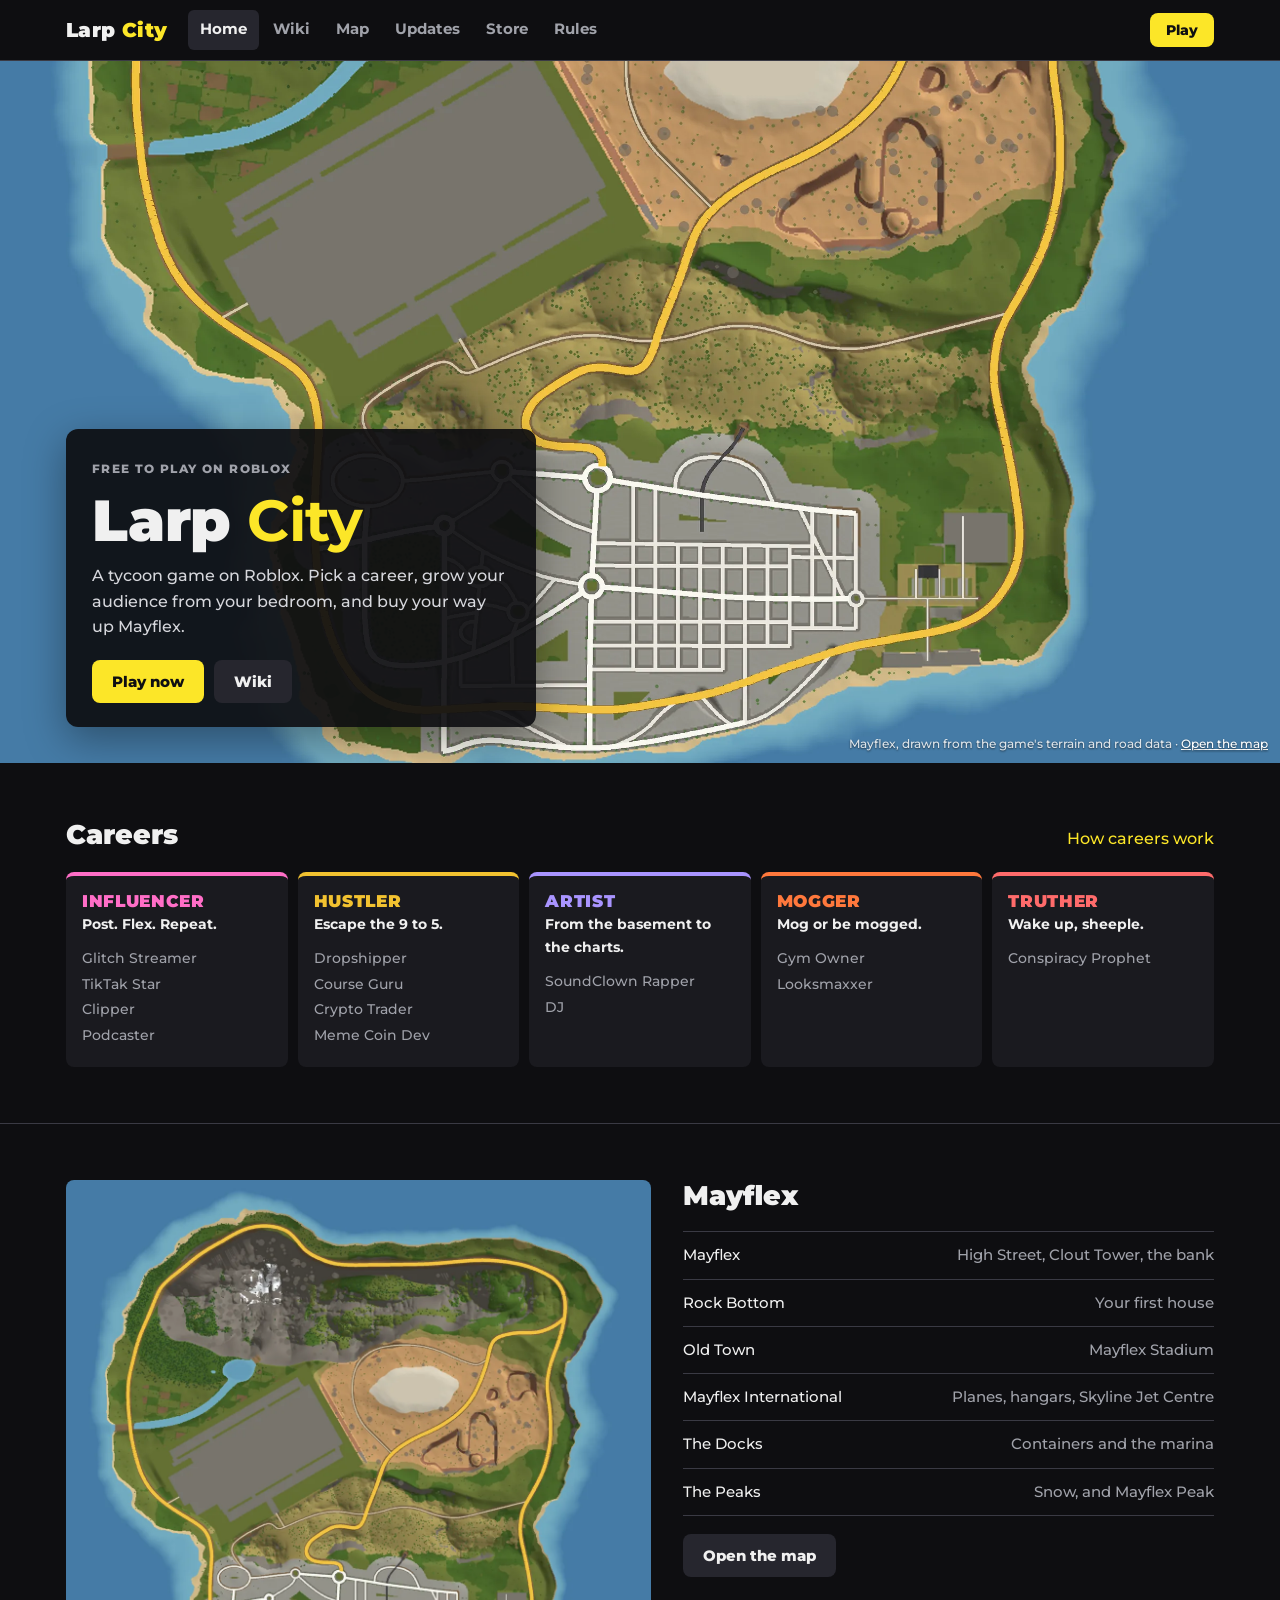
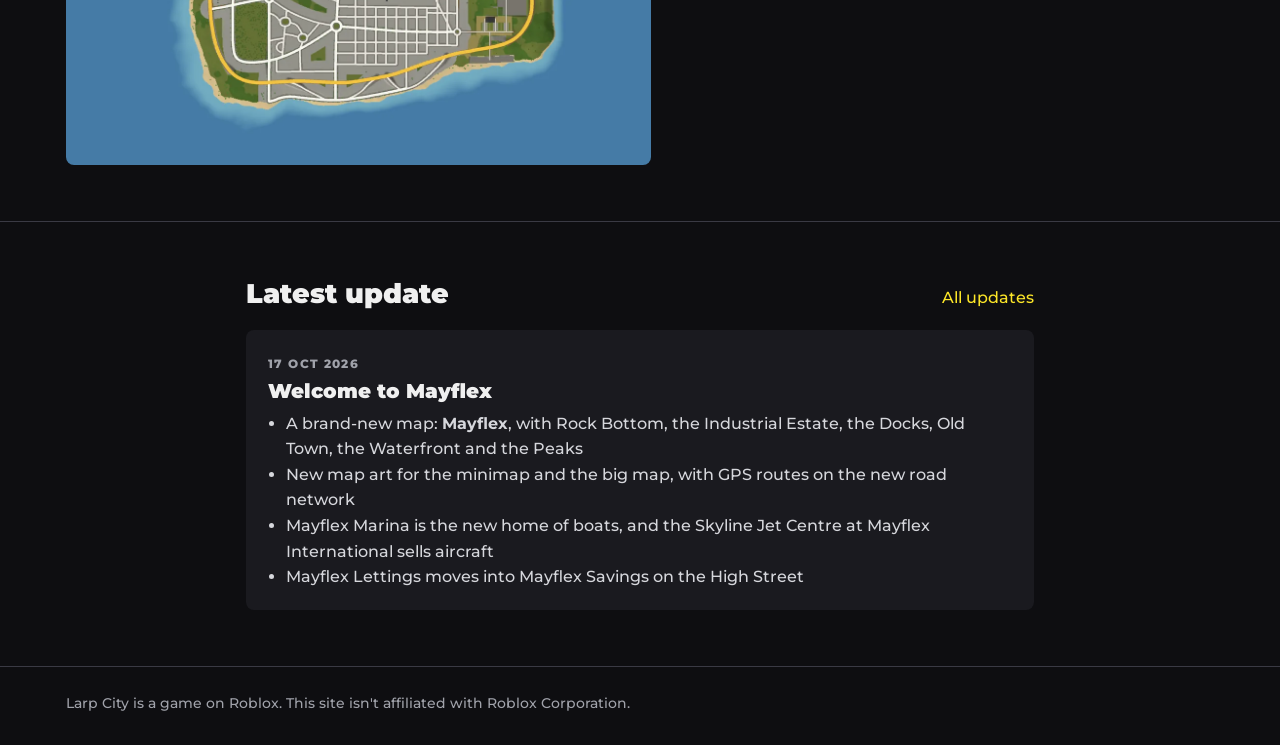
<file: index.html>
<!doctype html>
<html lang="en">
<head>
  <meta charset="utf-8" />
  <meta name="viewport" content="width=device-width, initial-scale=1" />
  <meta name="theme-color" content="#0e0e11" />
  <title>Larp City</title>
  <meta name="description" content="Larp City is a free tycoon game on Roblox set on the island of Mayflex. Wiki, map, updates and rules." />
  <meta property="og:title" content="Larp City" />
  <meta property="og:description" content="Larp City is a free tycoon game on Roblox set on the island of Mayflex. Wiki, map, updates and rules." />
  <meta property="og:image" content="assets/img/mayflex-1200.webp" />
  <link rel="icon" href="assets/img/favicon.svg" type="image/svg+xml" />
  <link rel="preconnect" href="https://fonts.googleapis.com" />
  <link rel="preconnect" href="https://fonts.gstatic.com" crossorigin />
  <link href="https://fonts.googleapis.com/css2?family=Montserrat:wght@500;600;700;800;900&display=swap" rel="stylesheet" />
  <link rel="stylesheet" href="assets/css/style.css" />
</head>
<body data-page="index">
  <main>
    <section class="hero">
      <img class="hero-map" src="assets/img/mayflex-2400.webp" srcset="assets/img/mayflex-1200.webp 1200w, assets/img/mayflex-2400.webp 2400w" sizes="100vw" alt="Map of Mayflex, the island Larp City is set on" />
      <div class="container hero-inner">
        <div class="hero-card">
          <span class="label">Free to play on Roblox</span>
          <h1>Larp <b>City</b></h1>
          <p id="intro"></p>
          <div class="hero-actions">
            <a class="btn btn-play" data-play href="#" target="_blank" rel="noopener">Play now</a>
            <a class="btn btn-discord" id="discord-btn" href="#" target="_blank" rel="noopener">Discord</a>
            <a class="btn" href="wiki.html">Wiki</a>
          </div>
        </div>
      </div>
      <span class="map-credit">Mayflex, drawn from the game's terrain and road data · <a href="map.html">Open the map</a></span>
    </section>

    <section class="section">
      <div class="container">
        <div class="section-title">
          <h2>Careers</h2>
          <a href="wiki.html#careers-overview">How careers work</a>
        </div>
        <div class="careers" id="careers"></div>
      </div>
    </section>

    <section class="section">
      <div class="container split">
        <a class="island-map" href="map.html"><img src="assets/img/mayflex-1200.webp" alt="Map of Mayflex" loading="lazy" /></a>
        <div>
          <div class="section-title"><h2>Mayflex</h2></div>
          <ul class="places">
            <li><span>Mayflex</span><span>High Street, Clout Tower, the bank</span></li>
            <li><span>Rock Bottom</span><span>Your first house</span></li>
            <li><span>Old Town</span><span>Mayflex Stadium</span></li>
            <li><span>Mayflex International</span><span>Planes, hangars, Skyline Jet Centre</span></li>
            <li><span>The Docks</span><span>Containers and the marina</span></li>
            <li><span>The Peaks</span><span>Snow, and Mayflex Peak</span></li>
          </ul>
          <a class="btn" href="map.html">Open the map</a>
        </div>
      </div>
    </section>

    <section class="section">
      <div class="container narrow">
        <div class="section-title">
          <h2>Latest update</h2>
          <a href="updates.html">All updates</a>
        </div>
        <div id="latest"></div>
      </div>
    </section>
  </main>
  <script src="assets/js/config.js"></script>
  <script src="assets/js/data/wiki.js"></script>
  <script src="assets/js/data/updates.js"></script>
  <script src="assets/js/main.js"></script>
</body>
</html>
</file>
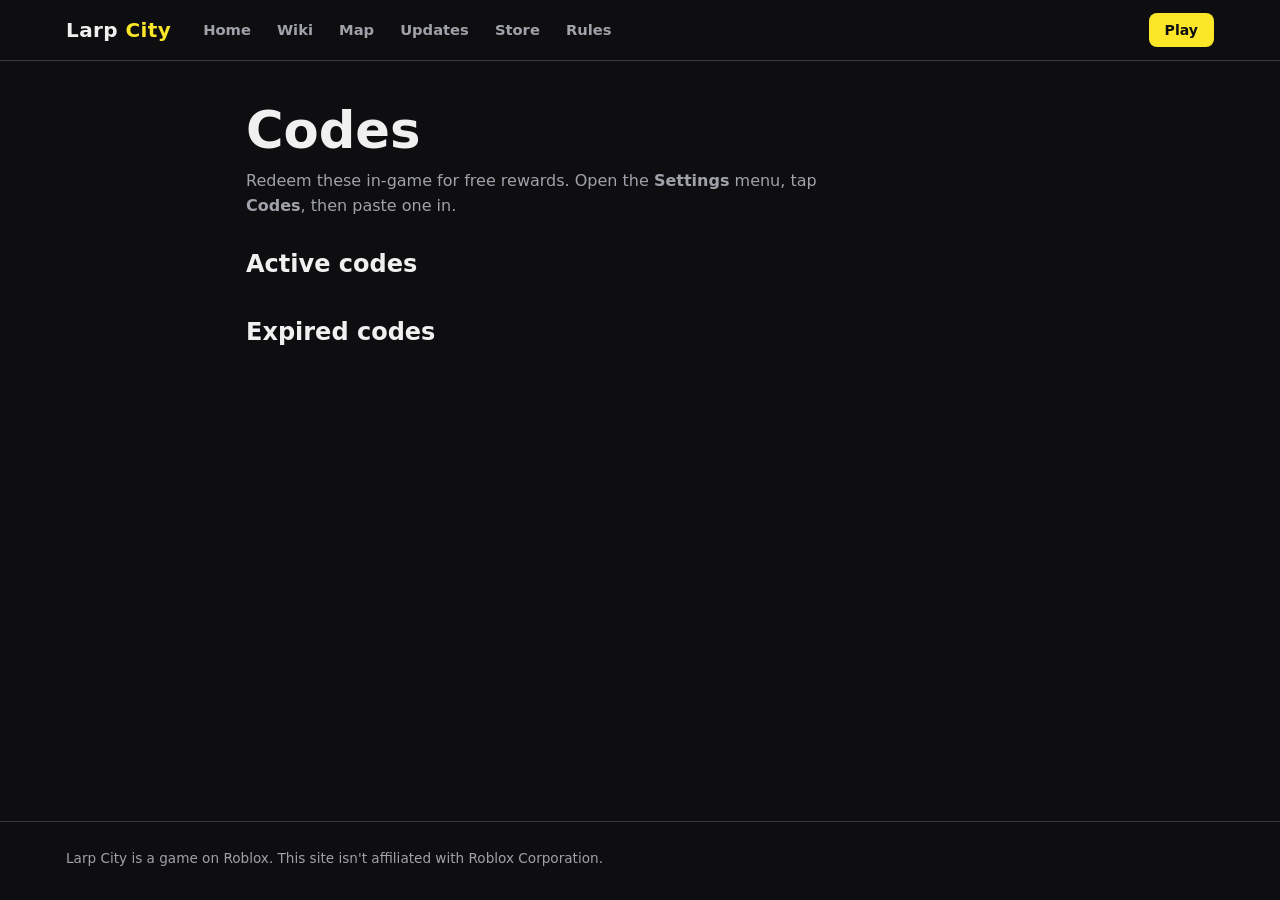
<file: codes.html>
<!doctype html>
<html lang="en">
<head>
  <meta charset="utf-8" />
  <meta name="viewport" content="width=device-width, initial-scale=1" />
  <title>Codes · Larp City</title>
  <meta name="description" content="Active Larp City codes for free cash and rewards." />
  <link rel="icon" href="assets/img/favicon.svg" type="image/svg+xml" />
  <link rel="preconnect" href="https://fonts.googleapis.com" />
  <link rel="preconnect" href="https://fonts.gstatic.com" crossorigin />
  <link href="https://fonts.googleapis.com/css2?family=Bebas+Neue&family=Inter:wght@400;600;700;800&display=swap" rel="stylesheet" />
  <link rel="stylesheet" href="assets/css/style.css" />
</head>
<body data-page="codes">
  <main>
    <section class="page-head">
      <div class="container narrow">
        <h1>Codes</h1>
        <p class="muted">Redeem these in-game for free rewards. Open the <strong>Settings</strong> menu, tap <strong>Codes</strong>, then paste one in.</p>
      </div>
    </section>
    <div class="container narrow page-body">
      <h2>Active codes</h2>
      <div id="codes-active"></div>
      <h2 style="margin-top:2.5rem">Expired codes</h2>
      <div id="codes-expired"></div>
    </div>
  </main>
  <script src="assets/js/config.js"></script>
  <script src="assets/js/data/wiki.js"></script>
  <script src="assets/js/data/updates.js"></script>
  <script src="assets/js/main.js"></script>
</body>
</html>
</file>
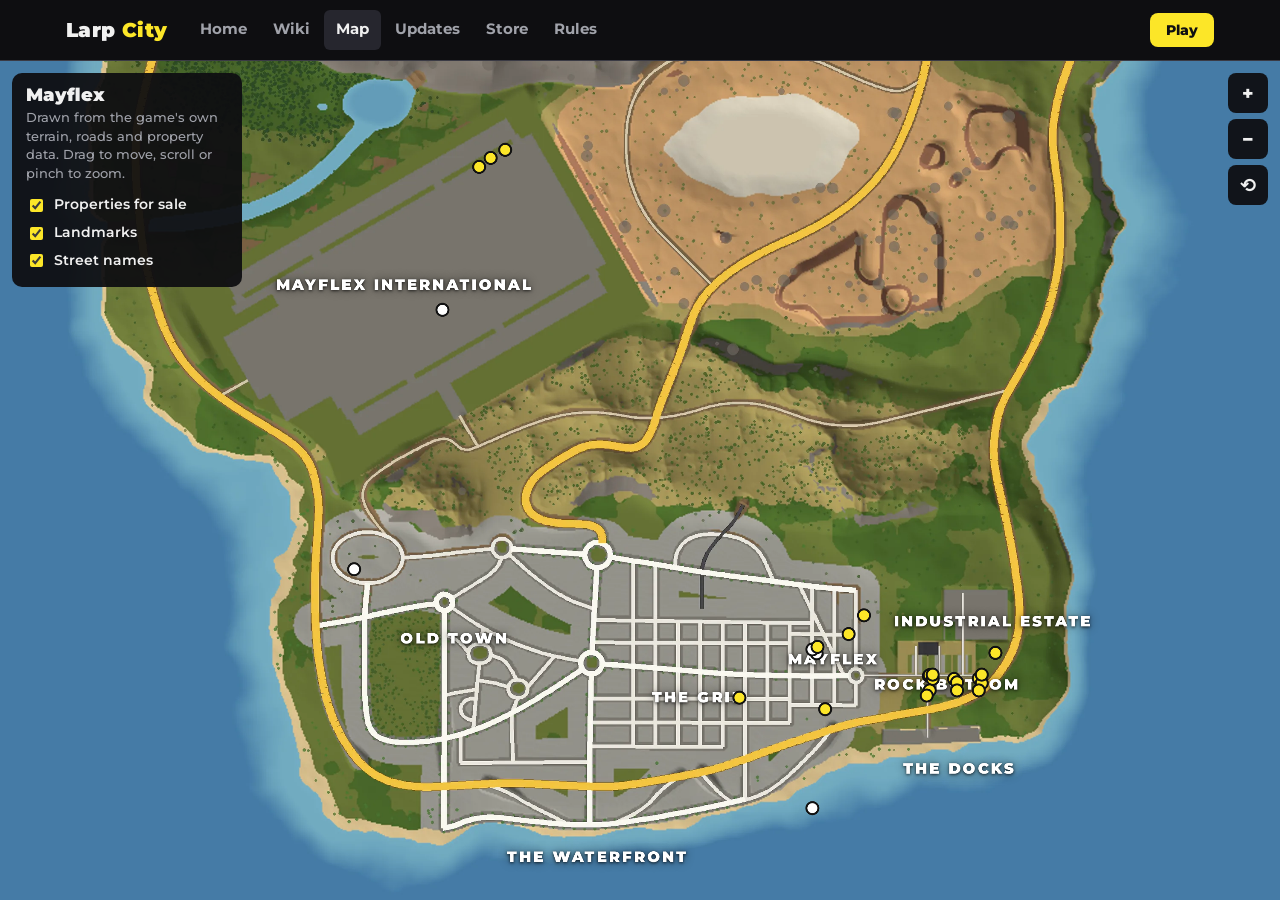
<file: map.html>
<!doctype html>
<html lang="en">
<head>
  <meta charset="utf-8" />
  <meta name="viewport" content="width=device-width, initial-scale=1" />
  <meta name="theme-color" content="#0e0e11" />
  <title>Map · Larp City</title>
  <meta name="description" content="An interactive map of Mayflex with every property, landmark and street in Larp City." />
  <meta property="og:title" content="Map · Larp City" />
  <meta property="og:description" content="An interactive map of Mayflex with every property, landmark and street in Larp City." />
  <meta property="og:image" content="assets/img/mayflex-1200.webp" />
  <link rel="icon" href="assets/img/favicon.svg" type="image/svg+xml" />
  <link rel="preconnect" href="https://fonts.googleapis.com" />
  <link rel="preconnect" href="https://fonts.gstatic.com" crossorigin />
  <link href="https://fonts.googleapis.com/css2?family=Montserrat:wght@500;600;700;800;900&display=swap" rel="stylesheet" />
  <link rel="stylesheet" href="assets/css/style.css" />
</head>
<body data-page="map" class="map-body">
  <main class="map-page">
    <div class="map-view show-streets" id="map-view">
      <div class="map-world" id="map-world">
        <img id="map-img" src="assets/img/mayflex-3000.webp" alt="Map of Mayflex" draggable="false" />
      </div>
      <div class="map-ui">
        <div class="map-panel">
          <h1>Mayflex</h1>
          <p>Drawn from the game's own terrain, roads and property data. Drag to move, scroll or pinch to zoom.</p>
          <label><input type="checkbox" id="t-props" checked /> Properties for sale</label>
          <label><input type="checkbox" id="t-land" checked /> Landmarks</label>
          <label><input type="checkbox" id="t-streets" checked /> Street names</label>
        </div>
      </div>
      <div class="zoom-btns">
        <button id="zoom-in" aria-label="Zoom in">+</button>
        <button id="zoom-out" aria-label="Zoom out">−</button>
        <button id="zoom-reset" aria-label="Reset view">⟲</button>
      </div>
      <div class="place-card" id="place-card"></div>
    </div>
  </main>
  <script src="assets/js/config.js"></script>
  <script src="assets/js/data/wiki.js"></script>
  <script src="assets/js/data/updates.js"></script>
  <script src="assets/js/data/map.js"></script>
  <script src="assets/js/main.js"></script>
</body>
</html>
</file>
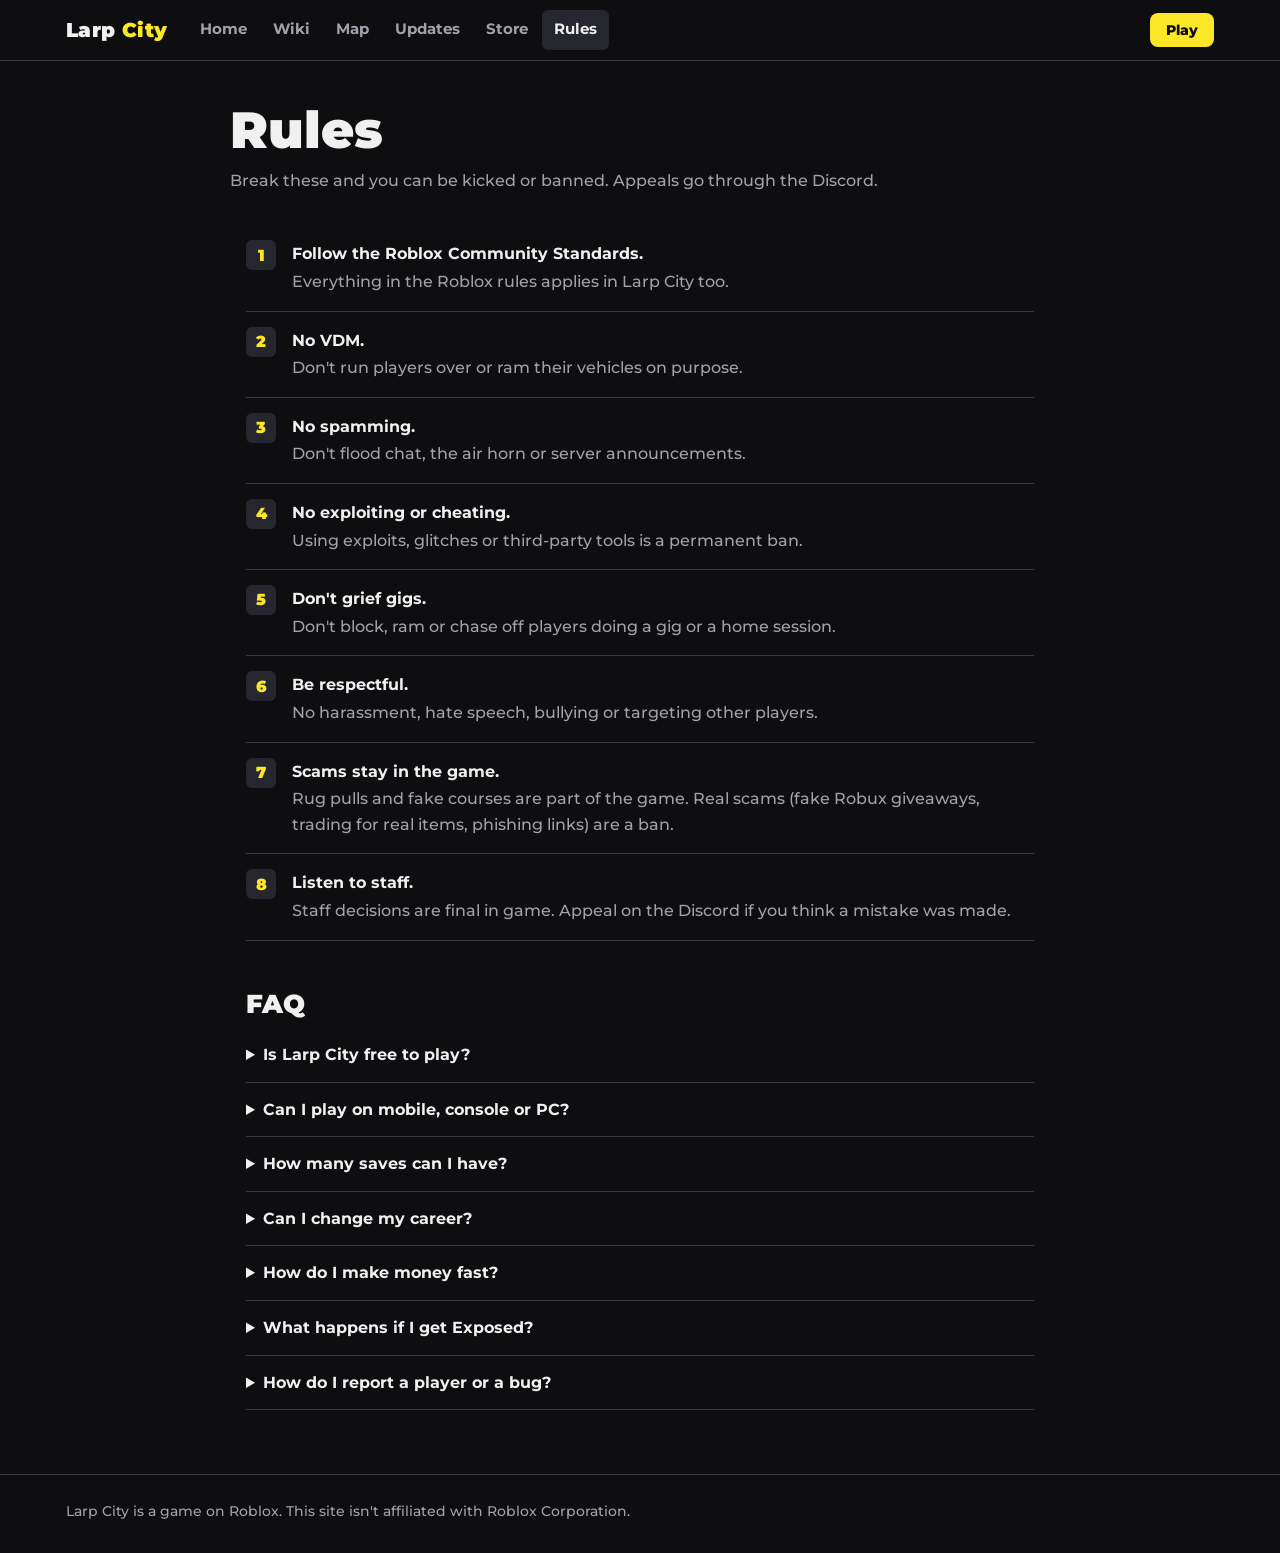
<file: rules.html>
<!doctype html>
<html lang="en">
<head>
  <meta charset="utf-8" />
  <meta name="viewport" content="width=device-width, initial-scale=1" />
  <meta name="theme-color" content="#0e0e11" />
  <title>Rules · Larp City</title>
  <meta name="description" content="Larp City server rules and FAQ." />
  <meta property="og:title" content="Rules · Larp City" />
  <meta property="og:description" content="Larp City server rules and FAQ." />
  <meta property="og:image" content="assets/img/mayflex-1200.webp" />
  <link rel="icon" href="assets/img/favicon.svg" type="image/svg+xml" />
  <link rel="preconnect" href="https://fonts.googleapis.com" />
  <link rel="preconnect" href="https://fonts.gstatic.com" crossorigin />
  <link href="https://fonts.googleapis.com/css2?family=Montserrat:wght@500;600;700;800;900&display=swap" rel="stylesheet" />
  <link rel="stylesheet" href="assets/css/style.css" />
</head>
<body data-page="rules">
  <main>
    <section class="container narrow page-head">
      <h1>Rules</h1>
      <p>Break these and you can be kicked or banned. Appeals go through the Discord.</p>
    </section>
    <div class="container narrow page-body">
      <ol class="rules-list">
          <li><strong>Follow the Roblox Community Standards.</strong><p>Everything in the Roblox rules applies in Larp City too.</p></li>
          <li><strong>No VDM.</strong><p>Don't run players over or ram their vehicles on purpose.</p></li>
          <li><strong>No spamming.</strong><p>Don't flood chat, the air horn or server announcements.</p></li>
          <li><strong>No exploiting or cheating.</strong><p>Using exploits, glitches or third-party tools is a permanent ban.</p></li>
          <li><strong>Don't grief gigs.</strong><p>Don't block, ram or chase off players doing a gig or a home session.</p></li>
          <li><strong>Be respectful.</strong><p>No harassment, hate speech, bullying or targeting other players.</p></li>
          <li><strong>Scams stay in the game.</strong><p>Rug pulls and fake courses are part of the game. Real scams (fake Robux giveaways, trading for real items, phishing links) are a ban.</p></li>
          <li><strong>Listen to staff.</strong><p>Staff decisions are final in game. Appeal on the Discord if you think a mistake was made.</p></li>
        </ol>
      <h2 class="faq-title">FAQ</h2>
      <details><summary>Is Larp City free to play?</summary><p>Yes. Game passes like 2x Cash and VIP are optional. Most extras in the Store can be bought with in-game cash too.</p></details>
      <details><summary>Can I play on mobile, console or PC?</summary><p>Yes. The game supports keyboard, touch screens and controllers.</p></details>
      <details><summary>How many saves can I have?</summary><p>Four save slots, each with its own career, money and stuff. The +4 Save Slots pass gives you eight.</p></details>
      <details><summary>Can I change my career?</summary><p>Your career is picked when you make a save. Once you reach 10,000 Clout you can add a second career as a side hustle, and swap which one is your main.</p></details>
      <details><summary>How do I make money fast?</summary><p>Upgrade your home setup, do your daily goals, and save your gigs for Happy Hour (double pay for 5 minutes every 40). Check the wiki page for your career.</p></details>
      <details><summary>What happens if I get Exposed?</summary><p>You lose Rep. Keep your Heat low by laying off shady moves, or post an Apology Video. See Heat on the wiki.</p></details>
      <details><summary>How do I report a player or a bug?</summary><p>Open a ticket in the Discord with a screenshot or clip, and steps to reproduce bugs.</p></details>
    </div>
  </main>
  <script src="assets/js/config.js"></script>
  <script src="assets/js/data/wiki.js"></script>
  <script src="assets/js/data/updates.js"></script>
  <script src="assets/js/main.js"></script>
</body>
</html>
</file>
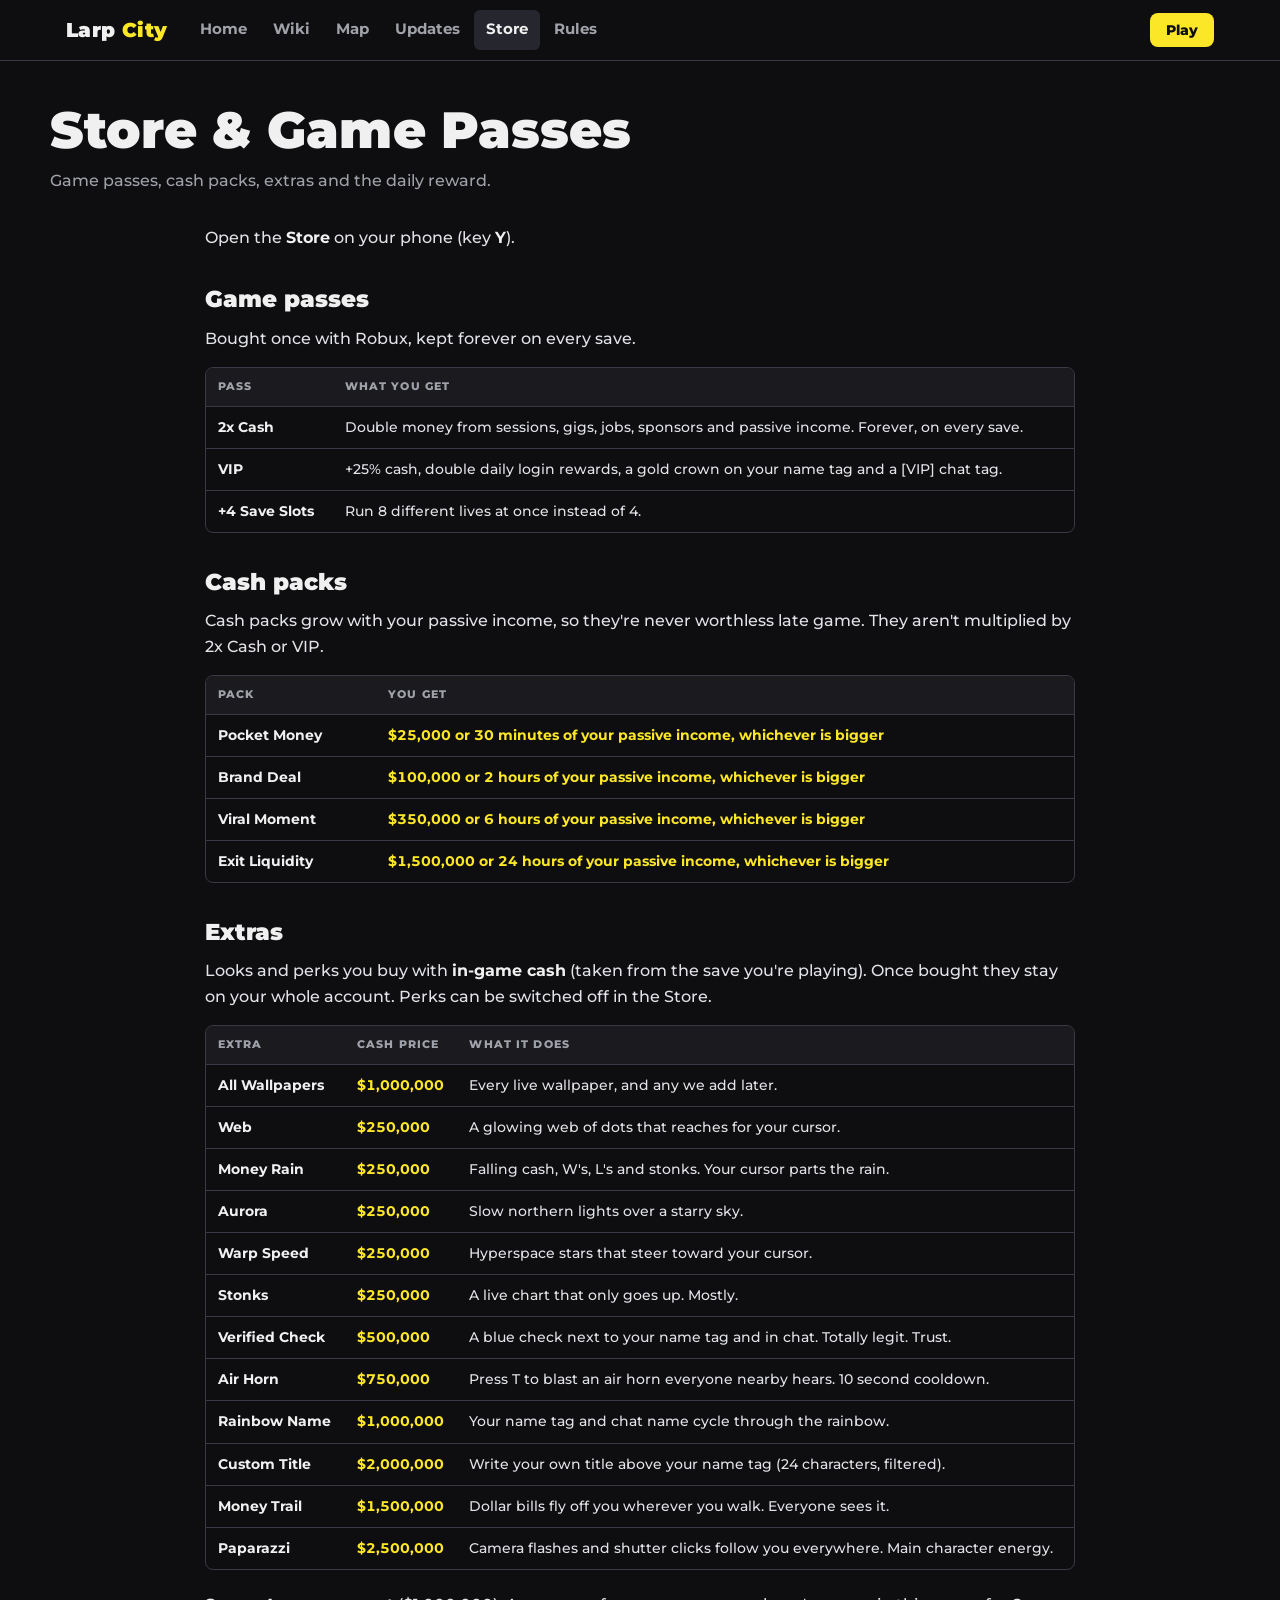
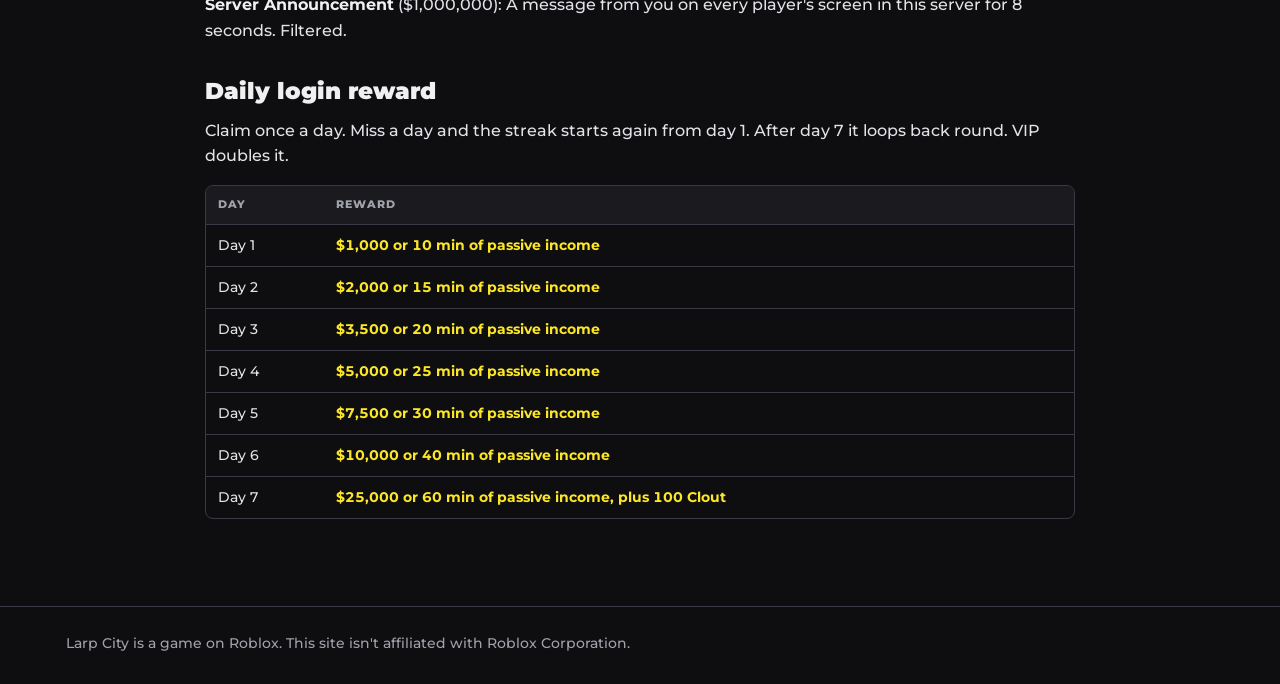
<file: store.html>
<!doctype html>
<html lang="en">
<head>
  <meta charset="utf-8" />
  <meta name="viewport" content="width=device-width, initial-scale=1" />
  <meta name="theme-color" content="#0e0e11" />
  <title>Store · Larp City</title>
  <meta name="description" content="Larp City game passes, cash packs, extras and daily rewards." />
  <meta property="og:title" content="Store · Larp City" />
  <meta property="og:description" content="Larp City game passes, cash packs, extras and daily rewards." />
  <meta property="og:image" content="assets/img/mayflex-1200.webp" />
  <link rel="icon" href="assets/img/favicon.svg" type="image/svg+xml" />
  <link rel="preconnect" href="https://fonts.googleapis.com" />
  <link rel="preconnect" href="https://fonts.gstatic.com" crossorigin />
  <link href="https://fonts.googleapis.com/css2?family=Montserrat:wght@500;600;700;800;900&display=swap" rel="stylesheet" />
  <link rel="stylesheet" href="assets/css/style.css" />
</head>
<body data-page="store" data-article="store">
  <main>
    <section class="container page-head">
      <h1 id="page-title">Store</h1>
      <p id="page-summary"></p>
    </section>
    <div class="container page-body prose" id="page-body"></div>
  </main>
  <script src="assets/js/config.js"></script>
  <script src="assets/js/data/wiki.js"></script>
  <script src="assets/js/data/updates.js"></script>
  <script src="assets/js/main.js"></script>
</body>
</html>
</file>
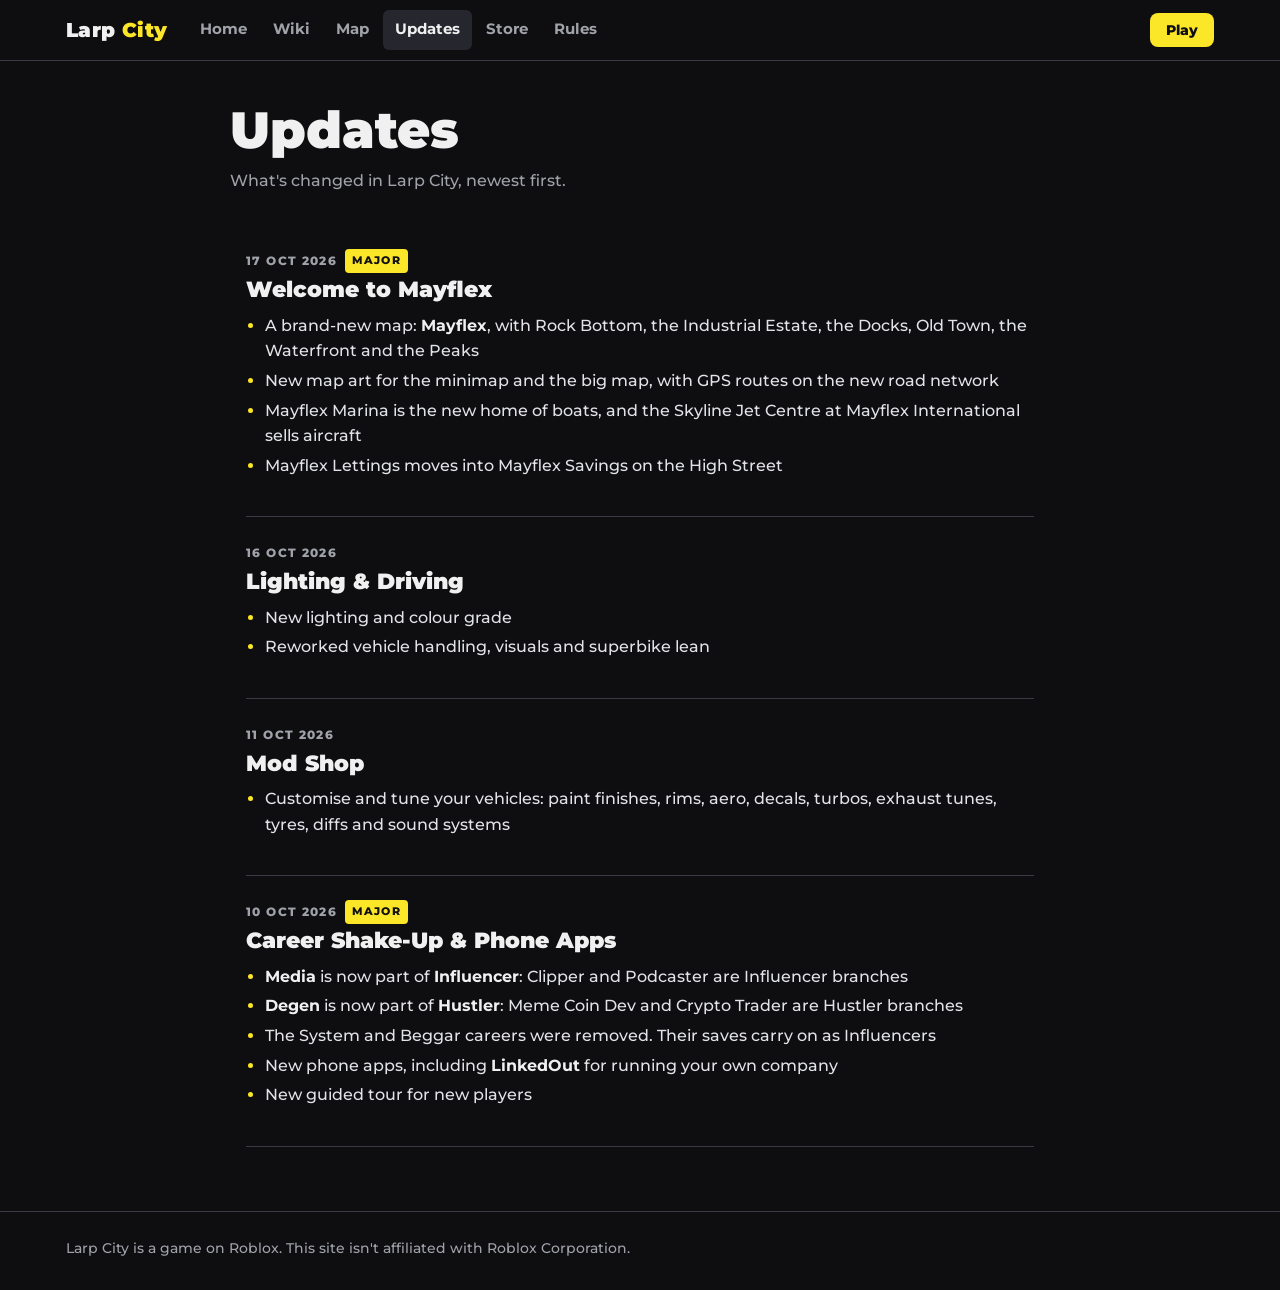
<file: updates.html>
<!doctype html>
<html lang="en">
<head>
  <meta charset="utf-8" />
  <meta name="viewport" content="width=device-width, initial-scale=1" />
  <meta name="theme-color" content="#0e0e11" />
  <title>Updates · Larp City</title>
  <meta name="description" content="Larp City patch notes." />
  <meta property="og:title" content="Updates · Larp City" />
  <meta property="og:description" content="Larp City patch notes." />
  <meta property="og:image" content="assets/img/mayflex-1200.webp" />
  <link rel="icon" href="assets/img/favicon.svg" type="image/svg+xml" />
  <link rel="preconnect" href="https://fonts.googleapis.com" />
  <link rel="preconnect" href="https://fonts.gstatic.com" crossorigin />
  <link href="https://fonts.googleapis.com/css2?family=Montserrat:wght@500;600;700;800;900&display=swap" rel="stylesheet" />
  <link rel="stylesheet" href="assets/css/style.css" />
</head>
<body data-page="updates">
  <main>
    <section class="container narrow page-head">
      <h1>Updates</h1>
      <p>What's changed in Larp City, newest first.</p>
    </section>
    <div class="container narrow page-body" id="updates-list"></div>
  </main>
  <script src="assets/js/config.js"></script>
  <script src="assets/js/data/wiki.js"></script>
  <script src="assets/js/data/updates.js"></script>
  <script src="assets/js/main.js"></script>
</body>
</html>
</file>
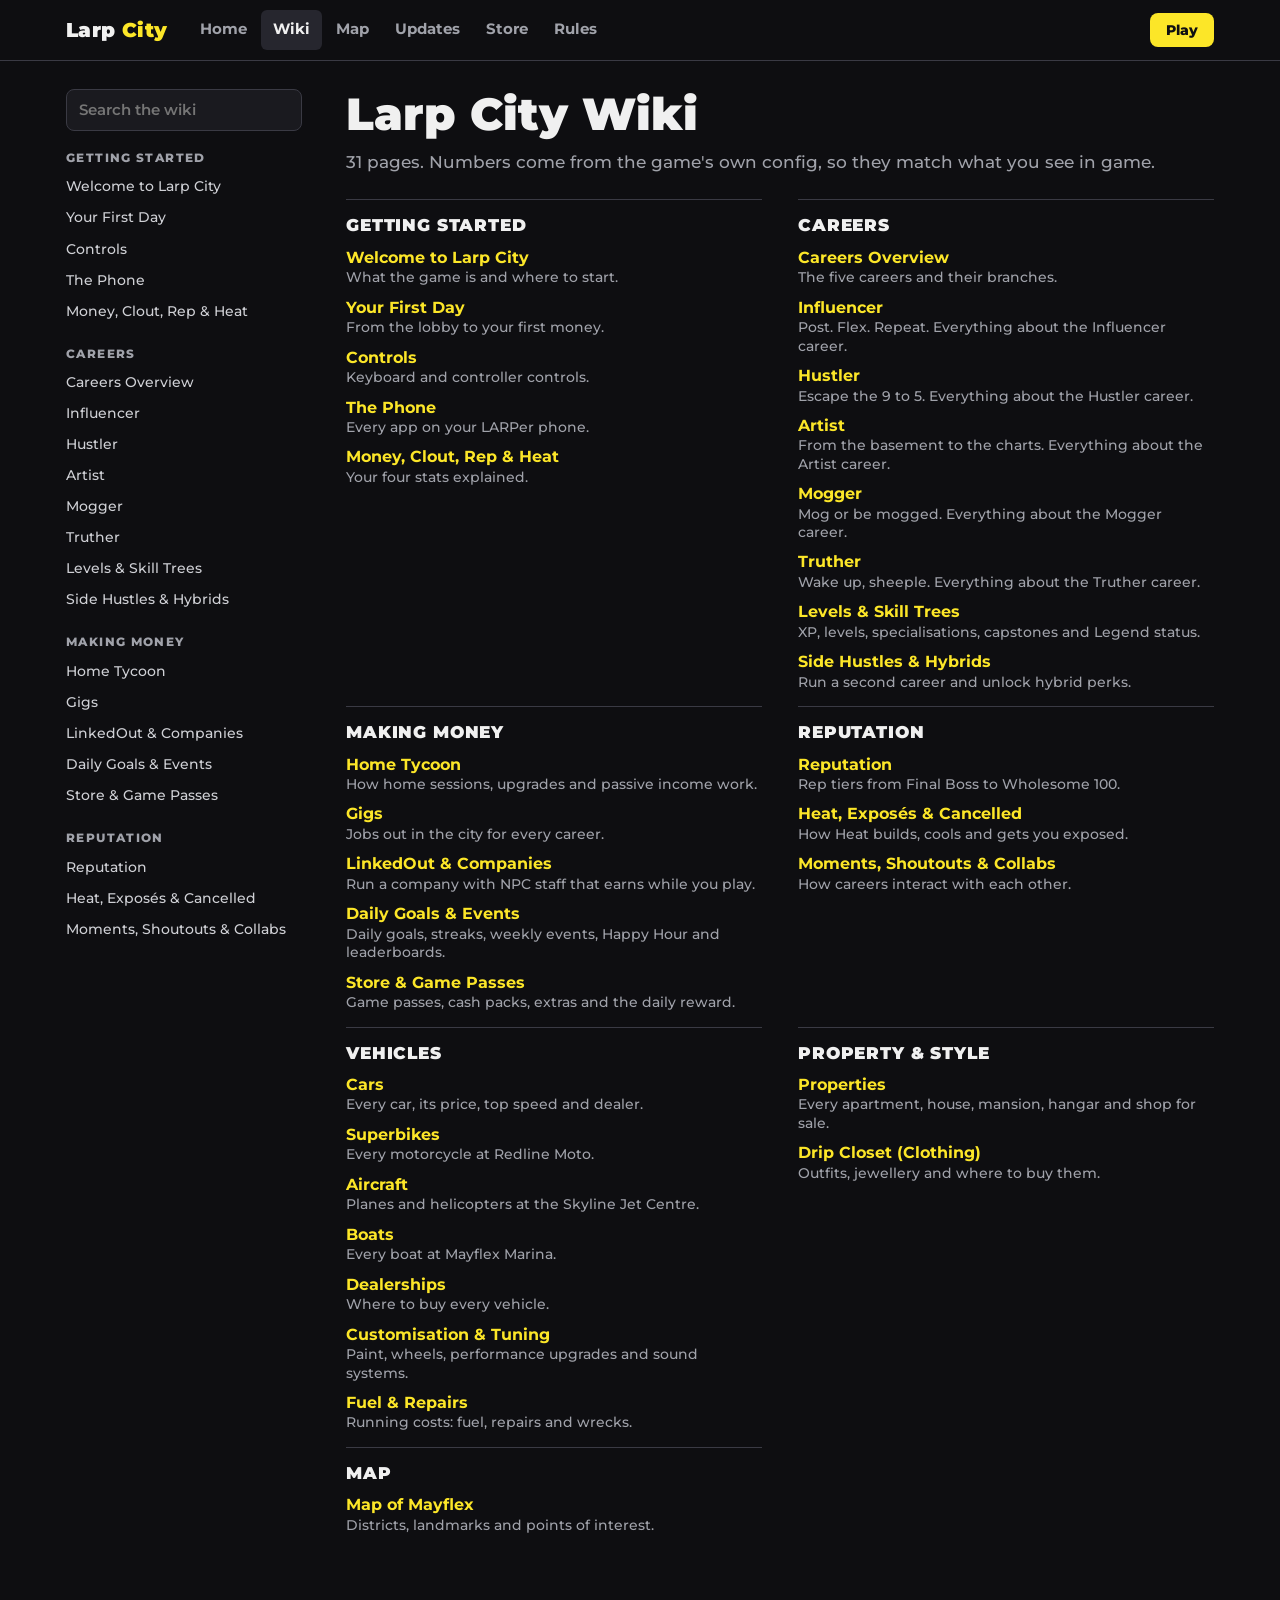
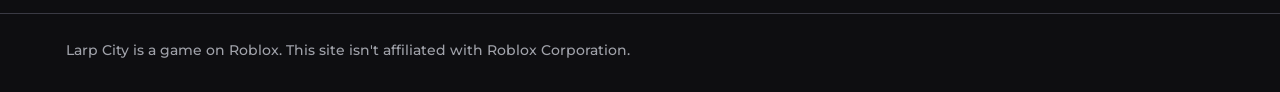
<file: wiki.html>
<!doctype html>
<html lang="en">
<head>
  <meta charset="utf-8" />
  <meta name="viewport" content="width=device-width, initial-scale=1" />
  <meta name="theme-color" content="#0e0e11" />
  <title>Wiki · Larp City</title>
  <meta name="description" content="The Larp City wiki: careers, upgrades, gigs, vehicles, properties and more." />
  <meta property="og:title" content="Wiki · Larp City" />
  <meta property="og:description" content="The Larp City wiki: careers, upgrades, gigs, vehicles, properties and more." />
  <meta property="og:image" content="assets/img/mayflex-1200.webp" />
  <link rel="icon" href="assets/img/favicon.svg" type="image/svg+xml" />
  <link rel="preconnect" href="https://fonts.googleapis.com" />
  <link rel="preconnect" href="https://fonts.gstatic.com" crossorigin />
  <link href="https://fonts.googleapis.com/css2?family=Montserrat:wght@500;600;700;800;900&display=swap" rel="stylesheet" />
  <link rel="stylesheet" href="assets/css/style.css" />
</head>
<body data-page="wiki">
  <main class="container wiki-layout">
    <aside class="wiki-sidebar">
      <input class="search" id="wiki-search" type="search" placeholder="Search the wiki" aria-label="Search the wiki" />
      <button class="btn wiki-nav-toggle" id="wiki-nav-toggle">All pages</button>
      <nav class="wiki-nav" id="wiki-nav"></nav>
    </aside>
    <article id="wiki-main"></article>
  </main>
  <script src="assets/js/config.js"></script>
  <script src="assets/js/data/wiki.js"></script>
  <script src="assets/js/data/updates.js"></script>
  <script src="assets/js/main.js"></script>
</body>
</html>
</file>
<file: assets/css/style.css>
/* Larp City. Colours and type follow the in-game phone UI (ReplicatedStorage.PhoneOS). */
:root {
  --bg: #0e0e11;
  --panel: #1a1a1f;
  --panel-2: #26262e;
  --line: #3a3a44;
  --text: #f0f0f0;
  --muted: #a0a2aa;
  --yellow: #fce628;
  --gold: #ffcb47;
  --red: #ff5a64;
  --blue: #5db6e5;
  --green: #72cc72;
  --font: "Montserrat", "Gotham", system-ui, sans-serif;
  color-scheme: dark;
}

* { box-sizing: border-box; }
html { -webkit-text-size-adjust: 100%; }
body {
  margin: 0;
  background: var(--bg);
  color: var(--text);
  font: 500 16px/1.6 var(--font);
  display: flex;
  flex-direction: column;
  min-height: 100vh;
}
main { flex: 1; }
a { color: var(--yellow); text-decoration: none; }
a:hover { text-decoration: underline; }
img { display: block; max-width: 100%; }
h1, h2, h3 { line-height: 1.15; margin: 0; }
code { font-family: ui-monospace, monospace; font-size: 0.88em; background: var(--panel-2); padding: 0.1em 0.35em; border-radius: 4px; }

.container { width: 100%; max-width: 1180px; margin: 0 auto; padding: 0 16px; }
.narrow { max-width: 820px; }
.muted { color: var(--muted); }
.label { font-size: 0.72rem; font-weight: 800; letter-spacing: 0.12em; text-transform: uppercase; color: var(--muted); }

.btn {
  display: inline-block;
  font: 800 0.95rem/1 var(--font);
  padding: 14px 20px;
  border-radius: 8px;
  border: 0;
  background: var(--panel-2);
  color: var(--text);
  cursor: pointer;
}
.btn:hover { text-decoration: none; background: var(--line); }
.btn-play { background: var(--yellow); color: #0f0f12; }
.btn-play:hover { background: #fff07a; }
.btn-discord { background: #5865f2; color: #fff; }
.btn-discord:hover { background: #6d78f5; }

/* ---------- header ---------- */
.site-header { background: var(--bg); border-bottom: 1px solid var(--line); position: relative; z-index: 20; }
.nav-row { display: flex; align-items: center; gap: 20px; height: 60px; }
.logo { font-weight: 900; font-size: 1.25rem; letter-spacing: 0.02em; color: var(--text); white-space: nowrap; }
.logo:hover { text-decoration: none; }
.logo b { color: var(--yellow); font-weight: 900; }
.nav { display: flex; gap: 2px; overflow-x: auto; scrollbar-width: none; flex: 1; }
.nav::-webkit-scrollbar { display: none; }
.nav a { color: var(--muted); font-weight: 700; font-size: 0.92rem; padding: 8px 12px; border-radius: 6px; white-space: nowrap; }
.nav a:hover { color: var(--text); text-decoration: none; }
.nav a.active { color: var(--text); background: var(--panel-2); }
.nav-row .btn { padding: 10px 16px; font-size: 0.88rem; }
@media (max-width: 640px) {
  .nav-row { gap: 12px; }
  .nav-row .btn { display: none; }
}

/* ---------- home: map hero ---------- */
.hero { position: relative; height: min(78vh, 720px); min-height: 520px; overflow: hidden; background: #3e78a8; }
.hero-map { position: absolute; inset: 0; width: 100%; height: 100%; object-fit: cover; object-position: 50% 78%; }
.hero-inner { position: relative; height: 100%; display: flex; align-items: flex-end; padding-bottom: 36px; }
.hero-card {
  background: rgba(14, 14, 17, 0.92);
  border-radius: 12px;
  padding: 26px 26px 24px;
  max-width: 470px;
  box-shadow: 0 12px 40px rgba(0, 0, 0, 0.35);
}
.hero-card h1 { font-size: clamp(2.6rem, 7vw, 3.6rem); font-weight: 900; letter-spacing: -0.01em; margin: 6px 0 10px; }
.hero-card h1 b { color: var(--yellow); }
.hero-card p { margin: 0 0 20px; color: #d6d7dc; }
.hero-actions { display: flex; flex-wrap: wrap; gap: 10px; }
.map-credit { position: absolute; right: 12px; bottom: 10px; font-size: 0.72rem; color: rgba(255, 255, 255, 0.85); text-shadow: 0 1px 2px rgba(0, 0, 0, 0.6); }
.map-credit a { color: #fff; text-decoration: underline; }

.section { padding: 56px 0; }
.section + .section { border-top: 1px solid var(--line); }
.section-title { display: flex; align-items: baseline; justify-content: space-between; gap: 12px; margin-bottom: 20px; flex-wrap: wrap; }
.section-title h2 { font-size: 1.7rem; font-weight: 900; }

/* careers: like the lobby's career picker */
.careers { display: grid; grid-template-columns: repeat(5, minmax(0, 1fr)); gap: 10px; }
.career {
  display: block;
  background: var(--panel);
  border-radius: 8px;
  padding: 16px 16px 18px;
  border-top: 4px solid var(--c);
  color: var(--text);
}
.career:hover { text-decoration: none; background: var(--panel-2); }
.career h3 { font-size: 1.05rem; font-weight: 900; letter-spacing: 0.04em; text-transform: uppercase; color: var(--c); }
.career .tag { font-weight: 700; font-size: 0.9rem; margin: 2px 0 10px; }
.career ul { list-style: none; margin: 0; padding: 0; font-size: 0.85rem; color: var(--muted); }
.career li { padding: 2px 0; }
@media (max-width: 980px) { .careers { grid-template-columns: repeat(2, minmax(0, 1fr)); } }
@media (max-width: 520px) { .careers { grid-template-columns: 1fr; } }

/* island + update */
.split { display: grid; grid-template-columns: minmax(0, 1.1fr) minmax(0, 1fr); gap: 32px; align-items: start; }
.island-map { display: block; border-radius: 8px; overflow: hidden; background: #3e78a8; aspect-ratio: 1; }
.island-map img { width: 100%; height: 100%; object-fit: cover; transition: transform 0.4s; }
.island-map:hover img { transform: scale(1.03); }
.places { list-style: none; margin: 0 0 18px; padding: 0; border-top: 1px solid var(--line); }
.places li { display: flex; justify-content: space-between; gap: 12px; padding: 11px 0; border-bottom: 1px solid var(--line); font-size: 0.95rem; }
.places span:last-child { color: var(--muted); text-align: right; }
@media (max-width: 820px) { .split { grid-template-columns: 1fr; } }

.update-row { background: var(--panel); border-radius: 8px; padding: 20px 22px; }
.update-row h3 { font-size: 1.25rem; font-weight: 900; margin: 4px 0 8px; }
.update-row ul { margin: 0; padding-left: 1.1em; color: #d6d7dc; }

/* ---------- inner pages ---------- */
.page-head { padding: 40px 0 8px; }
.page-head h1 { font-size: clamp(2.2rem, 6vw, 3.2rem); font-weight: 900; }
.page-head p { color: var(--muted); margin: 8px 0 0; max-width: 60ch; }
.page-body { padding-top: 24px; padding-bottom: 64px; }

.update { padding: 22px 0; border-bottom: 1px solid var(--line); }
.update h2 { font-size: 1.4rem; font-weight: 900; margin: 4px 0 10px; }
.tag-pill { display: inline-block; font-size: 0.68rem; font-weight: 800; letter-spacing: 0.1em; text-transform: uppercase; padding: 3px 7px; border-radius: 4px; background: var(--panel-2); color: var(--muted); margin-left: 8px; vertical-align: 1px; }
.tag-pill.major { background: var(--yellow); color: #111; }

.rules-list { margin: 0; padding: 0; list-style: none; counter-reset: r; }
.rules-list li { counter-increment: r; padding: 16px 0 16px 46px; border-bottom: 1px solid var(--line); position: relative; }
.rules-list li::before { content: counter(r); position: absolute; left: 0; top: 15px; width: 30px; height: 30px; border-radius: 6px; background: var(--panel-2); color: var(--yellow); font-weight: 900; display: grid; place-items: center; }
.rules-list strong { display: block; }
.rules-list p { margin: 2px 0 0; color: var(--muted); }
.faq-title { font-size: 1.6rem; font-weight: 900; margin: 48px 0 10px; }
details { border-bottom: 1px solid var(--line); padding: 14px 0; }
summary { cursor: pointer; font-weight: 700; }
details p { color: var(--muted); margin: 8px 0 0; }

/* ---------- wiki ---------- */
.wiki-layout { display: grid; grid-template-columns: 240px minmax(0, 1fr); gap: 40px; padding-top: 28px; padding-bottom: 64px; }
.wiki-sidebar { position: sticky; top: 16px; align-self: start; max-height: calc(100vh - 32px); overflow-y: auto; padding-right: 4px; }
.search {
  width: 100%;
  font: 600 0.92rem var(--font);
  padding: 11px 12px;
  border-radius: 8px;
  border: 1px solid var(--line);
  background: var(--panel);
  color: var(--text);
  margin-bottom: 18px;
}
.search:focus { outline: 2px solid var(--yellow); outline-offset: -1px; }
.wiki-nav-group { margin-bottom: 18px; }
.wiki-nav-title { margin-bottom: 4px; }
.wiki-nav a { display: block; color: #cfd0d5; font-size: 0.9rem; padding: 4px 8px; margin: 0 -8px; border-radius: 6px; }
.wiki-nav a:hover { color: var(--text); background: var(--panel); text-decoration: none; }
.wiki-nav a.active { color: #111; background: var(--yellow); font-weight: 700; }
.wiki-nav-toggle { display: none; width: 100%; margin-bottom: 14px; }

.crumbs { margin-bottom: 8px; }
.crumbs a { color: var(--muted); }
#wiki-main h1 { font-size: clamp(2rem, 5vw, 2.8rem); font-weight: 900; }
.lead-summary { color: var(--muted); font-size: 1.05rem; margin: 8px 0 24px; }

.index-grid { display: grid; grid-template-columns: repeat(2, minmax(0, 1fr)); gap: 0 36px; }
.index-group { padding: 16px 0 10px; border-top: 1px solid var(--line); }
.index-group h2 { font-size: 1.05rem; font-weight: 900; text-transform: uppercase; letter-spacing: 0.05em; margin-bottom: 6px; }
.index-group ul { list-style: none; margin: 0; padding: 0; }
.index-group li { padding: 5px 0; line-height: 1.35; }
.index-group a { font-weight: 700; }
.index-group span { display: block; color: var(--muted); font-size: 0.85rem; }
@media (max-width: 700px) { .index-grid { grid-template-columns: 1fr; } }
.result { padding: 12px 0; border-bottom: 1px solid var(--line); }
.result a { font-weight: 700; }
.result p { margin: 2px 0 0; font-size: 0.9rem; color: var(--muted); }

.prose { max-width: 82ch; color: #e2e3e7; }
.prose p { margin: 0 0 1em; }
.prose h2, .prose h3 { font-size: 1.45rem; font-weight: 900; color: var(--text); margin: 2.2rem 0 0.8rem; }
.prose h4 { font-size: 1rem; font-weight: 800; text-transform: uppercase; letter-spacing: 0.05em; color: var(--text); margin: 1.6rem 0 0.5rem; }
.prose ul, .prose ol { padding-left: 1.2rem; margin: 0 0 1em; }
.prose li { margin: 0.25rem 0; }
.prose li::marker { color: var(--yellow); }
.prose strong { color: var(--text); }
.prose blockquote { margin: 0 0 1em; padding-left: 14px; border-left: 3px solid var(--yellow); }
.prose em { color: var(--muted); }
.prose a.wiki-link.missing { color: var(--red); }
.table-wrap { overflow-x: auto; margin: 0.6rem 0 1.4rem; border: 1px solid var(--line); border-radius: 8px; }
table { width: 100%; border-collapse: collapse; font-size: 0.9rem; }
th { text-align: left; font-size: 0.7rem; font-weight: 800; letter-spacing: 0.1em; text-transform: uppercase; color: var(--muted); background: var(--panel); padding: 10px 12px; white-space: nowrap; }
td { padding: 9px 12px; border-top: 1px solid var(--line); vertical-align: top; }
td.num { font-variant-numeric: tabular-nums; white-space: nowrap; color: var(--yellow); font-weight: 700; }
.callout { margin: 1.2rem 0; padding: 12px 16px 4px; border-radius: 8px; background: var(--panel); border-left: 4px solid var(--blue); }
.callout-title { display: block; font-size: 0.7rem; font-weight: 800; letter-spacing: 0.12em; text-transform: uppercase; color: var(--blue); margin-bottom: 4px; }
.callout-tip { border-left-color: var(--green); }
.callout-tip .callout-title { color: var(--green); }
.callout-warning { border-left-color: var(--red); }
.callout-warning .callout-title { color: var(--red); }
.callout p { margin: 0 0 8px; }

@media (max-width: 860px) {
  .wiki-layout { grid-template-columns: minmax(0, 1fr); gap: 0; padding-top: 18px; }
  .wiki-sidebar { position: static; max-height: none; overflow: visible; }
  .wiki-nav-toggle { display: block; }
  .wiki-nav { display: none; margin-bottom: 18px; }
  .wiki-nav-open .wiki-nav { display: block; }
}

/* ---------- map page ---------- */
.map-page { flex: 1; display: flex; flex-direction: column; }
.map-view { position: relative; flex: 1; min-height: 480px; height: calc(100vh - 61px); overflow: hidden; background: #3e78a8; touch-action: none; cursor: grab; }
.map-view.dragging { cursor: grabbing; }
.map-world { position: absolute; left: 0; top: 0; transform-origin: 0 0; will-change: transform; }
.map-world img { width: 100%; height: 100%; user-select: none; -webkit-user-drag: none; }
.mk { position: absolute; transform: translate(-50%, -50%) scale(var(--inv, 1)); white-space: nowrap; pointer-events: none; }
.mk-district { font-weight: 900; font-size: 15px; letter-spacing: 0.14em; color: #fff; text-shadow: 0 1px 3px rgba(0, 0, 0, 0.8), 0 0 10px rgba(0, 0, 0, 0.45); }
.mk-street { font-weight: 700; font-size: 11px; color: #2b2b2e; text-shadow: 0 0 3px #f4f2ea, 0 0 3px #f4f2ea; transform: translate(-50%, -50%) scale(var(--inv, 1)) rotate(var(--a)); display: none; }
.show-streets.zoom-2 .mk-street.major, .show-streets.zoom-3 .mk-street { display: block; }
.mk-pin { pointer-events: auto; cursor: pointer; width: 14px; height: 14px; border-radius: 50%; border: 2px solid #111; background: var(--yellow); padding: 0; }
.mk-pin.landmark { background: #fff; }
.mk-pin:hover, .mk-pin.on { box-shadow: 0 0 0 4px rgba(252, 230, 40, 0.5); }
.mk-name { font-size: 11px; font-weight: 800; color: #fff; text-shadow: 0 1px 2px #000, 0 0 6px #000; transform: translate(10px, -50%) scale(var(--inv, 1)); transform-origin: 0 50%; display: none; }
.zoom-2 .mk-name { display: block; }
.hide-props .property, .hide-land .landmark { display: none !important; }

.map-ui { position: absolute; top: 12px; left: 12px; display: flex; flex-direction: column; gap: 8px; z-index: 5; }
.map-panel { background: rgba(14, 14, 17, 0.94); border-radius: 10px; padding: 12px 14px; width: 230px; }
.map-panel h1 { font-size: 1.1rem; font-weight: 900; }
.map-panel p { margin: 4px 0 8px; font-size: 0.8rem; color: var(--muted); line-height: 1.45; }
.map-panel label { display: flex; align-items: center; gap: 8px; font-size: 0.85rem; font-weight: 600; padding: 3px 0; cursor: pointer; }
.map-panel input { accent-color: var(--yellow); }
.zoom-btns { position: absolute; right: 12px; top: 12px; display: flex; flex-direction: column; gap: 6px; z-index: 5; }
.zoom-btns button { width: 40px; height: 40px; border-radius: 8px; border: 0; background: rgba(14, 14, 17, 0.94); color: var(--text); font: 800 1.2rem var(--font); cursor: pointer; }
.zoom-btns button:hover { background: var(--panel-2); }
.place-card { position: absolute; left: 12px; bottom: 12px; z-index: 6; width: min(340px, calc(100% - 24px)); background: rgba(14, 14, 17, 0.96); border-radius: 10px; padding: 14px 16px; display: none; }
.place-card.open { display: block; }
.place-card h2 { font-size: 1.1rem; font-weight: 900; margin: 2px 0 4px; }
.place-card .price { color: var(--yellow); font-weight: 800; }
.place-card p { margin: 6px 0 0; font-size: 0.88rem; color: #d6d7dc; }
.place-card .x { position: absolute; right: 8px; top: 6px; background: none; border: 0; color: var(--muted); font-size: 1.3rem; cursor: pointer; }
@media (max-width: 640px) {
  .map-panel { width: auto; max-width: calc(100vw - 80px); }
  .map-panel p { display: none; }
}

/* ---------- footer ---------- */
.site-footer { border-top: 1px solid var(--line); padding: 26px 0 30px; font-size: 0.85rem; color: var(--muted); }
.footer-row { display: flex; justify-content: space-between; gap: 18px; flex-wrap: wrap; }
.footer-links { display: flex; flex-wrap: wrap; gap: 6px 18px; }
.footer-links a { color: var(--muted); font-weight: 700; }
.footer-links a:hover { color: var(--text); }
.map-body .site-footer { display: none; }
</file>
